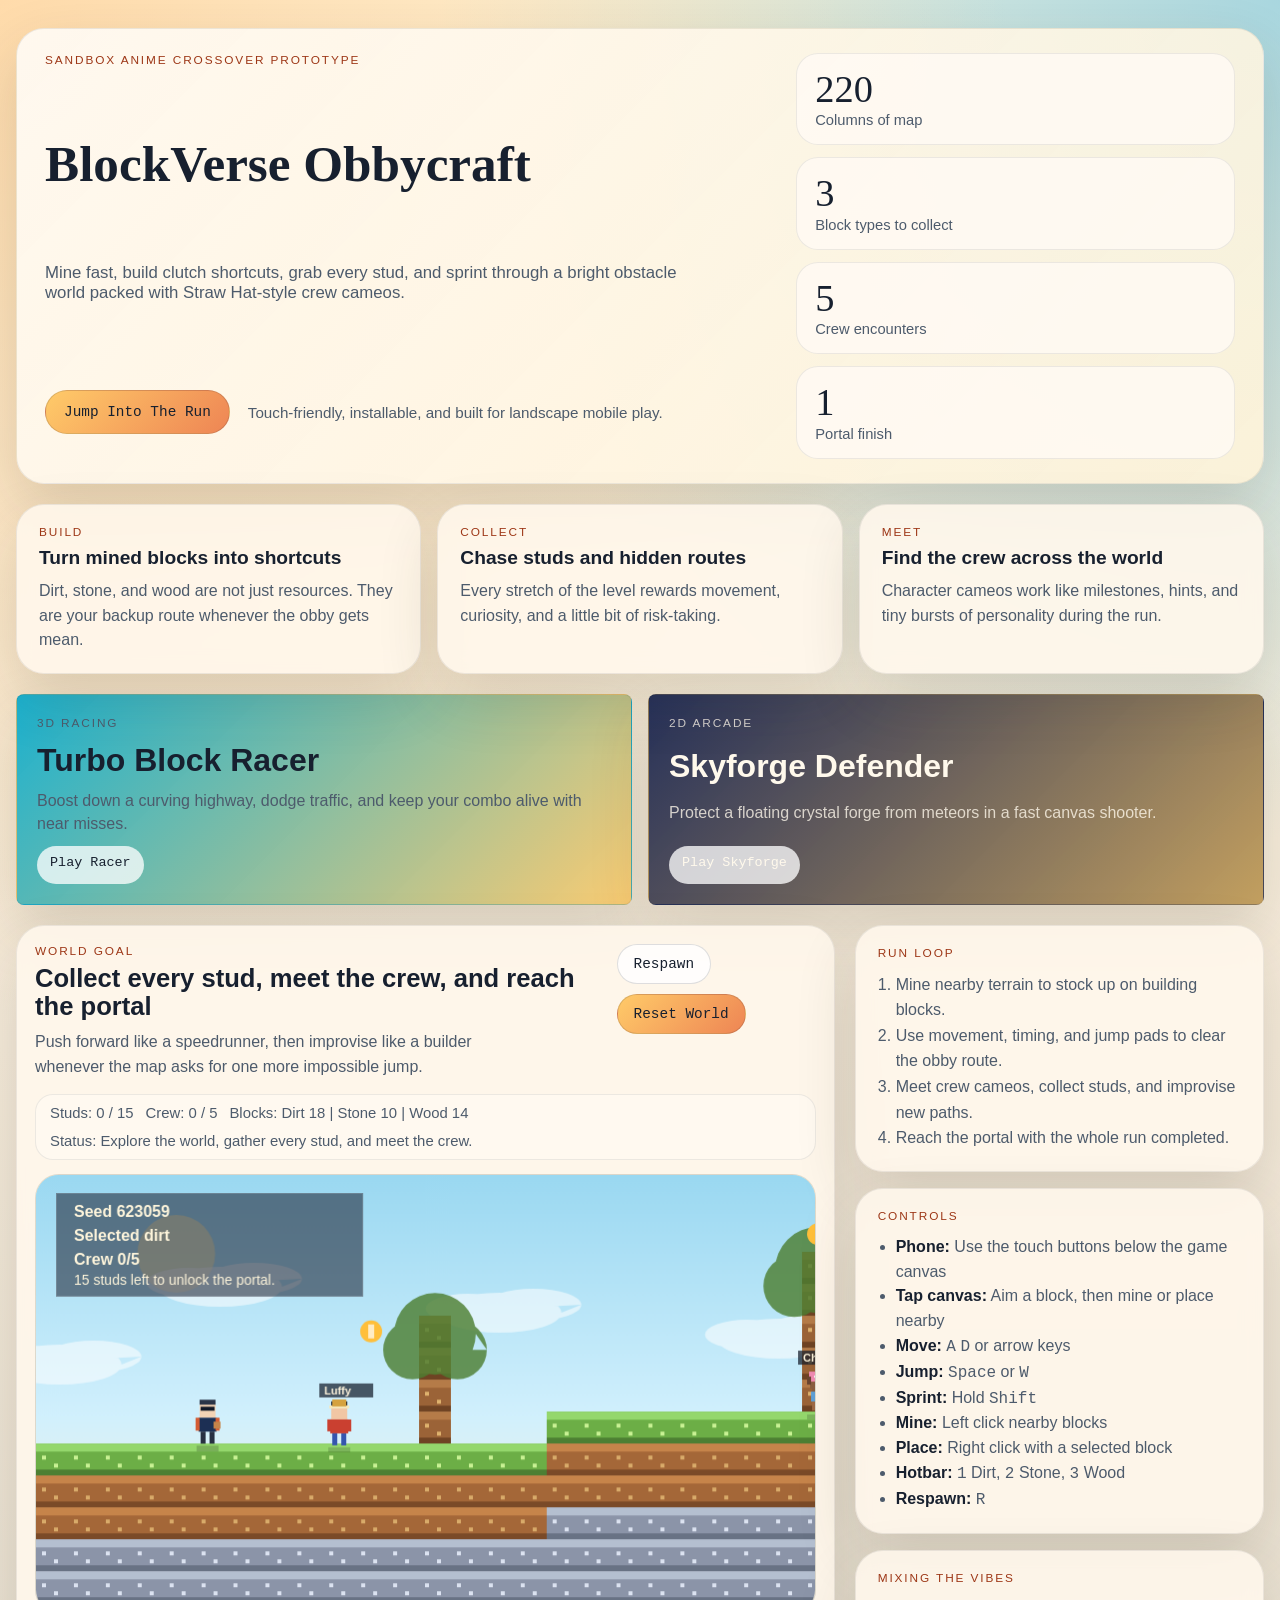
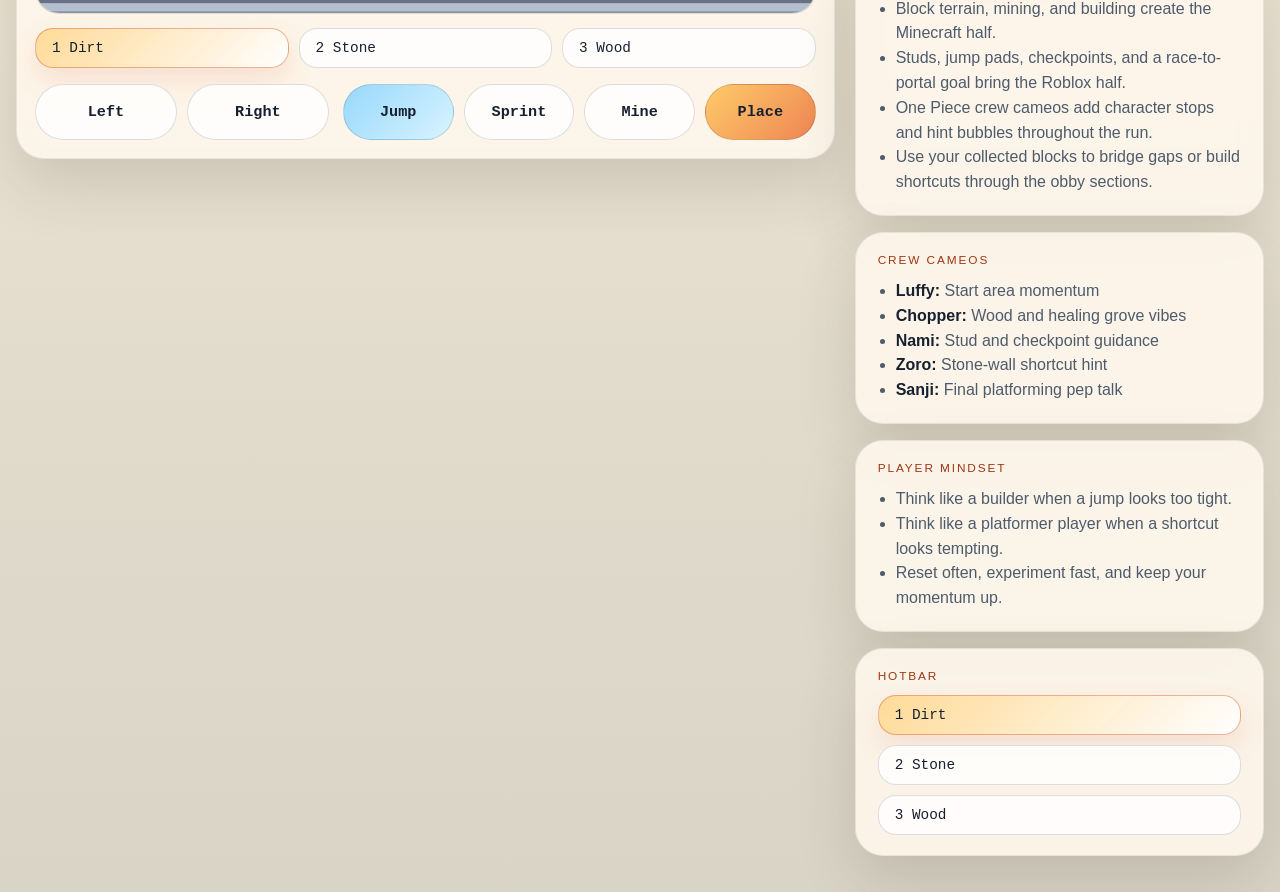
<file: index.html>
<!DOCTYPE html>
<html lang="en">
  <head>
    <meta charset="UTF-8" />
    <meta
      name="viewport"
      content="width=device-width, initial-scale=1.0, viewport-fit=cover, user-scalable=no"
    />
    <meta name="theme-color" content="#17202f" />
    <meta name="apple-mobile-web-app-capable" content="yes" />
    <meta name="apple-mobile-web-app-status-bar-style" content="black-translucent" />
    <meta name="apple-mobile-web-app-title" content="BlockVerse" />
    <title>BlockVerse Obbycraft</title>
    <link rel="stylesheet" href="./styles.css" />
    <link rel="stylesheet" href="./games.css" />
    <link rel="manifest" href="./manifest.webmanifest" />
    <link rel="icon" href="./assets/icon.svg" type="image/svg+xml" />
    <link rel="apple-touch-icon" href="./assets/generated/icon-192.png" />
  </head>
  <body>
    <div id="desktopBlocker" class="desktop-blocker" aria-hidden="true">
      <div class="desktop-card">
        <p class="label">Mobile Only</p>
        <h2>BlockVerse is unavailable on desktop</h2>
        <p>
          Open this game on a touch phone or tablet. Desktop and laptop play are disabled.
        </p>
        <div class="button-row desktop-blocker-actions">
          <button id="playAnywayButton" type="button" class="accent-button">Play Anyway</button>
        </div>
      </div>
    </div>

    <div id="rotatePrompt" class="rotate-prompt" aria-hidden="true">
      <div class="rotate-card">
        <p class="label">Best Played Wide</p>
        <h2>Rotate your phone</h2>
        <p>
          BlockVerse is tuned for landscape play so the world, HUD, and touch controls
          stay readable.
        </p>
      </div>
    </div>

    <main class="app-shell">
      <section class="hero-panel hero-panel--feature">
        <div class="hero-copy-stack">
          <p class="eyebrow">Sandbox Anime Crossover Prototype</p>
          <h1>BlockVerse Obbycraft</h1>
          <p class="hero-copy">
            Mine fast, build clutch shortcuts, grab every stud, and sprint
            through a bright obstacle world packed with Straw Hat-style crew
            cameos.
          </p>
          <div class="hero-actions">
            <a class="hero-link" href="#gameCanvas">Jump Into The Run</a>
            <p class="hero-note">Touch-friendly, installable, and built for landscape mobile play.</p>
          </div>
        </div>

        <div class="hero-stats" aria-label="Game highlights">
          <article class="stat-chip">
            <span class="stat-value">220</span>
            <span class="stat-label">Columns of map</span>
          </article>
          <article class="stat-chip">
            <span class="stat-value">3</span>
            <span class="stat-label">Block types to collect</span>
          </article>
          <article class="stat-chip">
            <span class="stat-value">5</span>
            <span class="stat-label">Crew encounters</span>
          </article>
          <article class="stat-chip">
            <span class="stat-value">1</span>
            <span class="stat-label">Portal finish</span>
          </article>
        </div>
      </section>

      <section class="feature-band" aria-label="Core features">
        <article class="info-card">
          <p class="label">Build</p>
          <h2>Turn mined blocks into shortcuts</h2>
          <p>
            Dirt, stone, and wood are not just resources. They are your backup
            route whenever the obby gets mean.
          </p>
        </article>
        <article class="info-card">
          <p class="label">Collect</p>
          <h2>Chase studs and hidden routes</h2>
          <p>
            Every stretch of the level rewards movement, curiosity, and a little
            bit of risk-taking.
          </p>
        </article>
        <article class="info-card">
          <p class="label">Meet</p>
          <h2>Find the crew across the world</h2>
          <p>
            Character cameos work like milestones, hints, and tiny bursts of
            personality during the run.
          </p>
        </article>
      </section>

      <section class="game-link-grid" aria-label="More playable games">
        <a class="game-link-card game-link-card--racer" href="./racer.html">
          <p class="label">3D Racing</p>
          <h2>Turbo Block Racer</h2>
          <p>Boost down a curving highway, dodge traffic, and keep your combo alive with near misses.</p>
          <span>Play Racer</span>
        </a>
        <a class="game-link-card game-link-card--skyforge" href="./skyforge.html">
          <p class="label">2D Arcade</p>
          <h2>Skyforge Defender</h2>
          <p>Protect a floating crystal forge from meteors in a fast canvas shooter.</p>
          <span>Play Skyforge</span>
        </a>
      </section>

      <section class="layout">
        <div class="stage-card">
          <div class="mobile-launch-bar">
            <div>
              <p class="label">Mobile Game Mode</p>
              <p class="launch-copy">Fullscreen, landscape, and install-ready.</p>
            </div>
            <div class="button-row">
              <button id="fullscreenButton" type="button">Fullscreen</button>
              <button id="installButton" type="button" class="accent-button" hidden>
                Install
              </button>
            </div>
          </div>

          <div class="stage-header">
            <div>
              <p class="label">World Goal</p>
              <h2>Collect every stud, meet the crew, and reach the portal</h2>
              <p class="stage-intro">
                Push forward like a speedrunner, then improvise like a builder
                whenever the map asks for one more impossible jump.
              </p>
            </div>
            <div class="button-row">
              <button id="respawnButton" type="button">Respawn</button>
              <button id="resetButton" type="button" class="accent-button">
                Reset World
              </button>
            </div>
          </div>

          <div class="hud-strip">
            <span id="coinLabel">Studs: 0 / 0</span>
            <span id="crewLabel">Crew: 0 / 0</span>
            <span id="blockLabel">Blocks: Dirt 0 | Stone 0 | Wood 0</span>
            <span id="statusLabel">Status: Explore the map</span>
          </div>

          <div class="canvas-shell">
            <canvas
              id="gameCanvas"
              width="1280"
              height="720"
              aria-label="Playable sandbox platformer canvas"
            ></canvas>
          </div>

          <div id="mobileHotbar" class="mobile-hotbar" aria-label="Mobile block hotbar">
            <button type="button" class="hotbar-slot is-selected" data-slot="dirt">
              1 Dirt
            </button>
            <button type="button" class="hotbar-slot" data-slot="stone">
              2 Stone
            </button>
            <button type="button" class="hotbar-slot" data-slot="wood">
              3 Wood
            </button>
          </div>

          <section class="mobile-controls" aria-label="Mobile touch controls">
            <div class="touch-cluster move-cluster">
              <button id="touchLeft" type="button" class="touch-button">Left</button>
              <button id="touchRight" type="button" class="touch-button">Right</button>
            </div>

            <div class="touch-cluster action-cluster">
              <button id="touchJump" type="button" class="touch-button touch-button-jump">
                Jump
              </button>
              <button id="touchSprint" type="button" class="touch-button">Sprint</button>
              <button id="touchMine" type="button" class="touch-button">Mine</button>
              <button id="touchPlace" type="button" class="touch-button accent-button">
                Place
              </button>
            </div>
          </section>
        </div>

        <aside class="side-panel">
          <section class="info-card">
            <p class="label">Run Loop</p>
            <ol class="story-list">
              <li>Mine nearby terrain to stock up on building blocks.</li>
              <li>Use movement, timing, and jump pads to clear the obby route.</li>
              <li>Meet crew cameos, collect studs, and improvise new paths.</li>
              <li>Reach the portal with the whole run completed.</li>
            </ol>
          </section>

          <section class="info-card">
            <p class="label">Controls</p>
            <ul>
              <li><strong>Phone:</strong> Use the touch buttons below the game canvas</li>
              <li><strong>Tap canvas:</strong> Aim a block, then mine or place nearby</li>
              <li><strong>Move:</strong> <code>A</code> <code>D</code> or arrow keys</li>
              <li><strong>Jump:</strong> <code>Space</code> or <code>W</code></li>
              <li><strong>Sprint:</strong> Hold <code>Shift</code></li>
              <li><strong>Mine:</strong> Left click nearby blocks</li>
              <li><strong>Place:</strong> Right click with a selected block</li>
              <li><strong>Hotbar:</strong> <code>1</code> Dirt, <code>2</code> Stone, <code>3</code> Wood</li>
              <li><strong>Respawn:</strong> <code>R</code></li>
            </ul>
          </section>

          <section class="info-card">
            <p class="label">Mixing the vibes</p>
            <ul>
              <li>Block terrain, mining, and building create the Minecraft half.</li>
              <li>Studs, jump pads, checkpoints, and a race-to-portal goal bring the Roblox half.</li>
              <li>One Piece crew cameos add character stops and hint bubbles throughout the run.</li>
              <li>Use your collected blocks to bridge gaps or build shortcuts through the obby sections.</li>
            </ul>
          </section>

          <section class="info-card">
            <p class="label">Crew Cameos</p>
            <ul>
              <li><strong>Luffy:</strong> Start area momentum</li>
              <li><strong>Chopper:</strong> Wood and healing grove vibes</li>
              <li><strong>Nami:</strong> Stud and checkpoint guidance</li>
              <li><strong>Zoro:</strong> Stone-wall shortcut hint</li>
              <li><strong>Sanji:</strong> Final platforming pep talk</li>
            </ul>
          </section>

          <section class="info-card">
            <p class="label">Player Mindset</p>
            <ul>
              <li>Think like a builder when a jump looks too tight.</li>
              <li>Think like a platformer player when a shortcut looks tempting.</li>
              <li>Reset often, experiment fast, and keep your momentum up.</li>
            </ul>
          </section>

          <section class="info-card">
            <p class="label">Hotbar</p>
            <div id="hotbar" class="hotbar">
              <button type="button" class="hotbar-slot is-selected" data-slot="dirt">
                1 Dirt
              </button>
              <button type="button" class="hotbar-slot" data-slot="stone">
                2 Stone
              </button>
              <button type="button" class="hotbar-slot" data-slot="wood">
                3 Wood
              </button>
            </div>
          </section>
        </aside>
      </section>
    </main>

    <script src="./game.js"></script>
  </body>
</html>
</file>
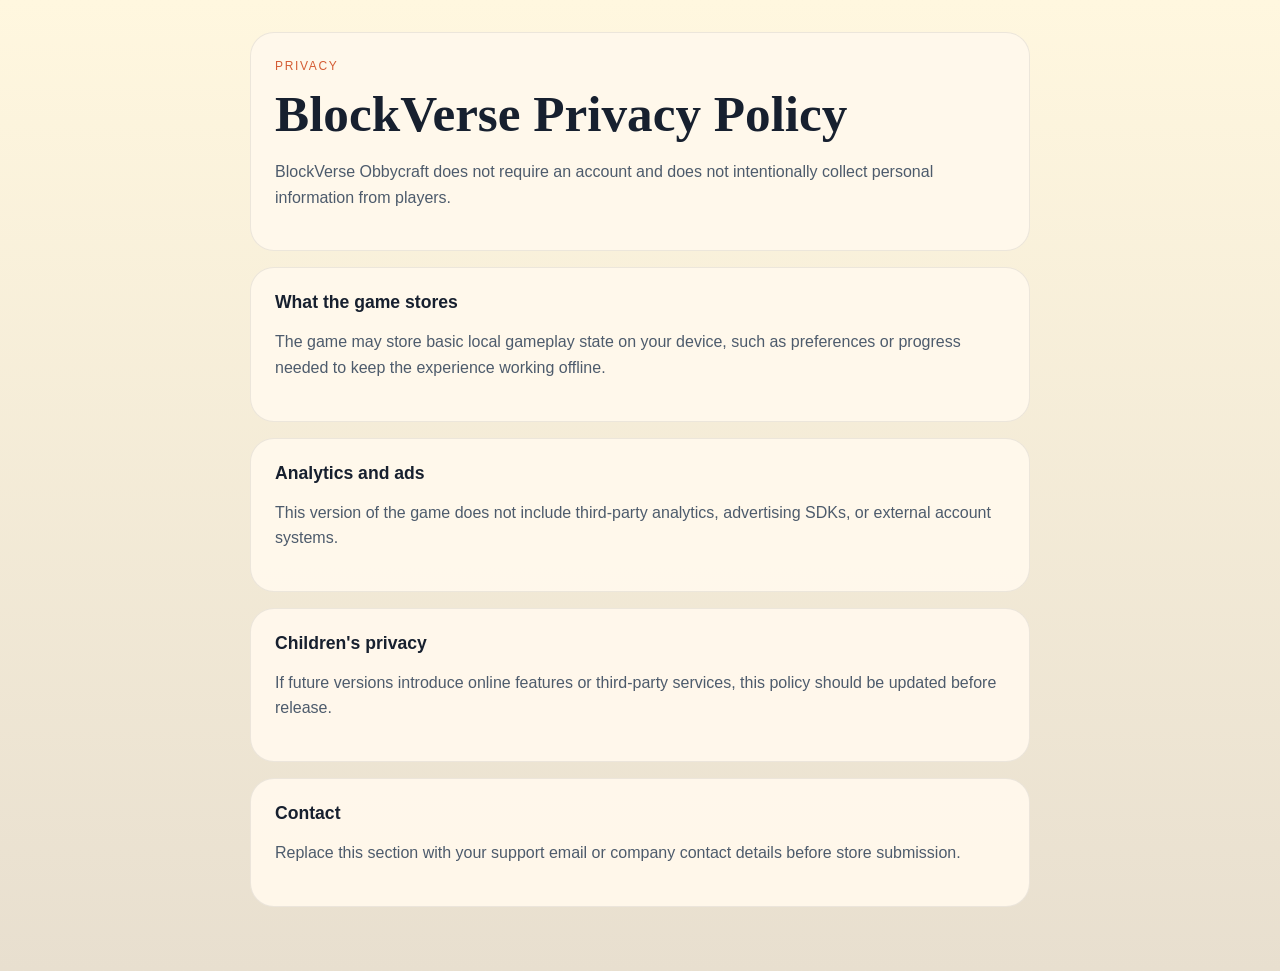
<file: privacy.html>
<!DOCTYPE html>
<html lang="en">
  <head>
    <meta charset="UTF-8" />
    <meta name="viewport" content="width=device-width, initial-scale=1.0" />
    <title>BlockVerse Privacy Policy</title>
    <style>
      :root {
        color-scheme: light;
        --bg: #f4efe4;
        --ink: #17202f;
        --muted: #4d5b6c;
        --panel: rgba(255, 248, 236, 0.96);
        --accent: #d45c34;
      }

      * {
        box-sizing: border-box;
      }

      body {
        margin: 0;
        font-family: "Trebuchet MS", sans-serif;
        color: var(--ink);
        background: linear-gradient(180deg, #fff7df 0%, #e8dfcf 100%);
      }

      main {
        width: min(780px, calc(100vw - 32px));
        margin: 0 auto;
        padding: 32px 0 48px;
      }

      section {
        padding: 24px;
        margin-bottom: 16px;
        border-radius: 24px;
        background: var(--panel);
        border: 1px solid rgba(23, 32, 47, 0.08);
      }

      h1 {
        margin: 0 0 12px;
        font-family: Georgia, serif;
        font-size: clamp(2.2rem, 5vw, 3.2rem);
      }

      h2 {
        margin: 0 0 10px;
        font-size: 1.1rem;
      }

      p,
      li {
        line-height: 1.6;
        color: var(--muted);
      }

      strong {
        color: var(--ink);
      }

      .eyebrow {
        margin: 0 0 8px;
        text-transform: uppercase;
        letter-spacing: 0.14em;
        color: var(--accent);
        font-size: 0.75rem;
      }
    </style>
  </head>
  <body>
    <main>
      <section>
        <p class="eyebrow">Privacy</p>
        <h1>BlockVerse Privacy Policy</h1>
        <p>
          BlockVerse Obbycraft does not require an account and does not intentionally collect
          personal information from players.
        </p>
      </section>

      <section>
        <h2>What the game stores</h2>
        <p>
          The game may store basic local gameplay state on your device, such as preferences or
          progress needed to keep the experience working offline.
        </p>
      </section>

      <section>
        <h2>Analytics and ads</h2>
        <p>
          This version of the game does not include third-party analytics, advertising SDKs, or
          external account systems.
        </p>
      </section>

      <section>
        <h2>Children's privacy</h2>
        <p>
          If future versions introduce online features or third-party services, this policy should
          be updated before release.
        </p>
      </section>

      <section>
        <h2>Contact</h2>
        <p>
          Replace this section with your support email or company contact details before store
          submission.
        </p>
      </section>
    </main>
  </body>
</html>
</file>
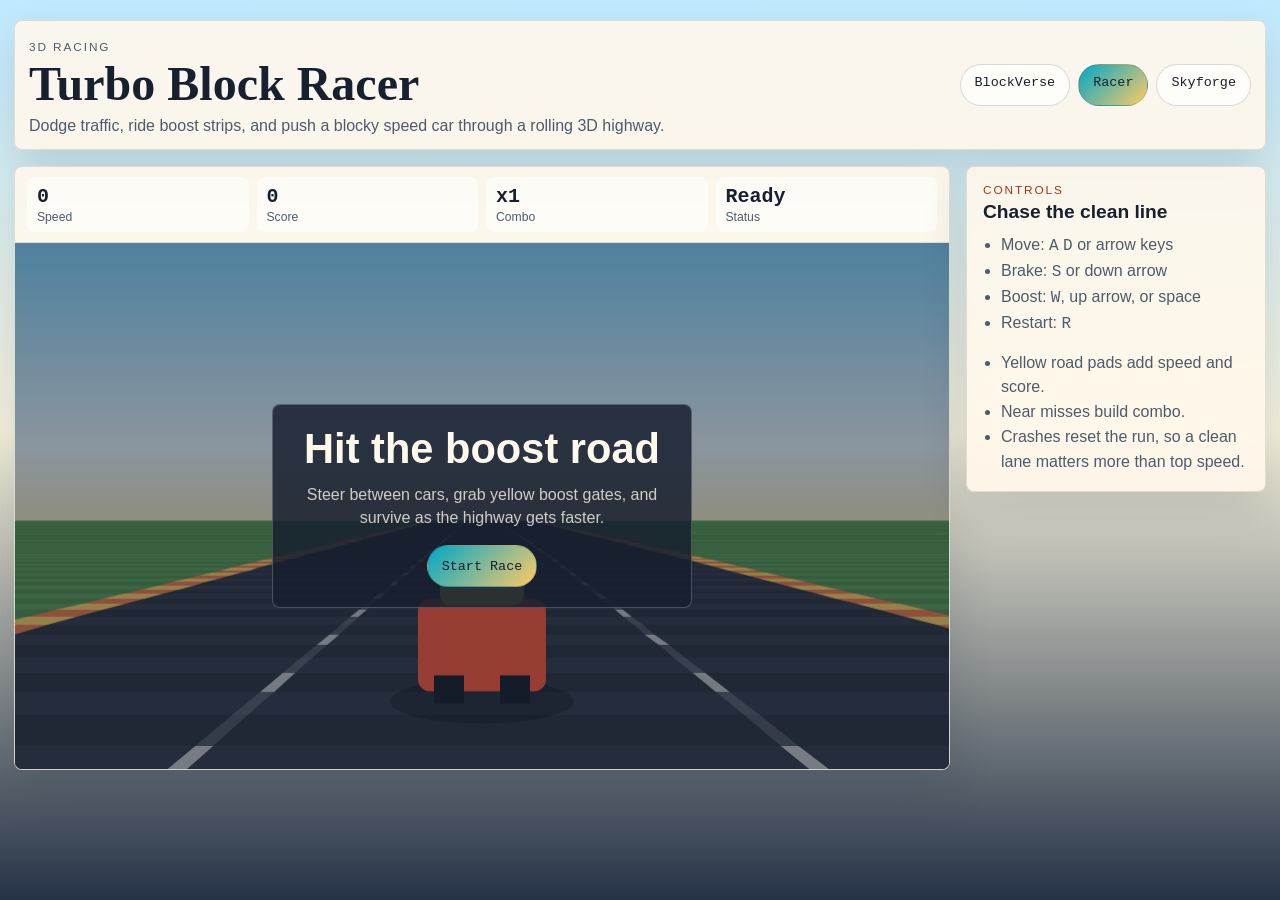
<file: racer.html>
<!DOCTYPE html>
<html lang="en">
  <head>
    <meta charset="UTF-8" />
    <meta
      name="viewport"
      content="width=device-width, initial-scale=1.0, viewport-fit=cover, user-scalable=no"
    />
    <meta name="theme-color" content="#00a7c8" />
    <title>Turbo Block Racer</title>
    <link rel="stylesheet" href="./styles.css" />
    <link rel="stylesheet" href="./games.css" />
    <link rel="icon" href="./assets/icon.svg" type="image/svg+xml" />
  </head>
  <body class="game-page game-page--racer">
    <main class="game-shell">
      <header class="game-topbar">
        <div class="game-title-block">
          <p class="label">3D Racing</p>
          <h1>Turbo Block Racer</h1>
          <p>Dodge traffic, ride boost strips, and push a blocky speed car through a rolling 3D highway.</p>
        </div>
        <nav class="game-nav" aria-label="Game navigation">
          <a href="./index.html">BlockVerse</a>
          <a href="./racer.html" aria-current="page">Racer</a>
          <a href="./skyforge.html">Skyforge</a>
        </nav>
      </header>

      <section class="game-layout">
        <div class="game-panel">
          <div class="game-hud" aria-label="Race status">
            <div class="metric">
              <span id="speedLabel" class="metric-value">0</span>
              <span class="metric-label">Speed</span>
            </div>
            <div class="metric">
              <span id="scoreLabel" class="metric-value">0</span>
              <span class="metric-label">Score</span>
            </div>
            <div class="metric">
              <span id="comboLabel" class="metric-value">x1</span>
              <span class="metric-label">Combo</span>
            </div>
            <div class="metric">
              <span id="raceStatusLabel" class="metric-value">Ready</span>
              <span class="metric-label">Status</span>
            </div>
          </div>

          <div class="playfield-wrap">
            <canvas id="racerCanvas" width="1280" height="720" aria-label="Turbo Block Racer playfield"></canvas>
            <div id="racerStart" class="game-start-card">
              <div class="start-card-inner">
                <h2>Hit the boost road</h2>
                <p>Steer between cars, grab yellow boost gates, and survive as the highway gets faster.</p>
                <button id="startRaceButton" class="game-control-button is-primary" type="button">Start Race</button>
              </div>
            </div>
          </div>

          <div class="touch-controls" aria-label="Racing touch controls">
            <button id="touchSteerLeft" type="button" class="game-control-button">Left</button>
            <button id="touchSteerRight" type="button" class="game-control-button">Right</button>
            <button id="touchBrake" type="button" class="game-control-button">Brake</button>
            <button id="touchBoost" type="button" class="game-control-button is-primary">Boost</button>
          </div>
        </div>

        <aside class="game-side-panel">
          <p class="label">Controls</p>
          <h2>Chase the clean line</h2>
          <ul class="game-help-list">
            <li>Move: <code>A</code> <code>D</code> or arrow keys</li>
            <li>Brake: <code>S</code> or down arrow</li>
            <li>Boost: <code>W</code>, up arrow, or space</li>
            <li>Restart: <code>R</code></li>
          </ul>
          <ul class="game-help-list">
            <li>Yellow road pads add speed and score.</li>
            <li>Near misses build combo.</li>
            <li>Crashes reset the run, so a clean lane matters more than top speed.</li>
          </ul>
        </aside>
      </section>
    </main>

    <script src="./racer.js"></script>
  </body>
</html>
</file>
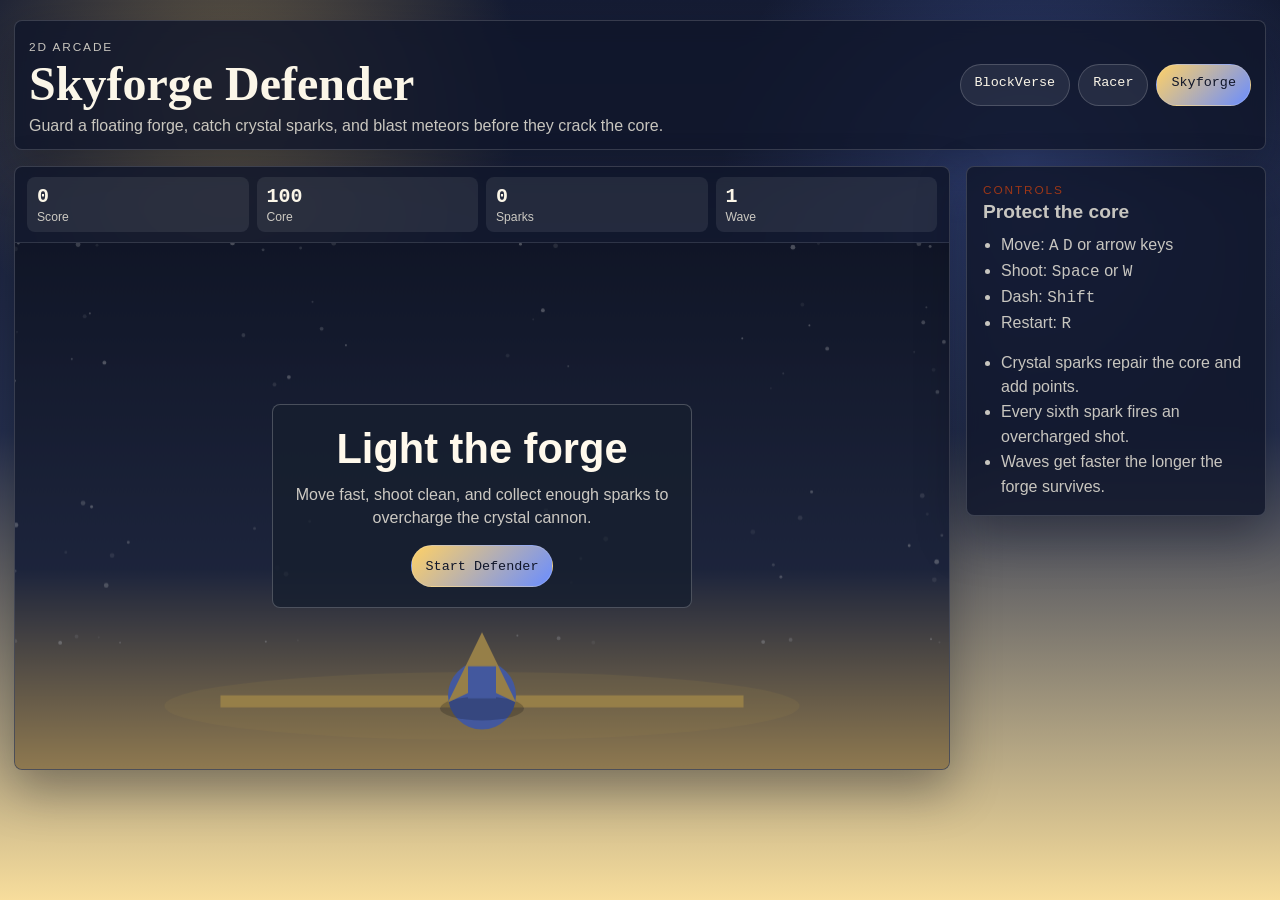
<file: skyforge.html>
<!DOCTYPE html>
<html lang="en">
  <head>
    <meta charset="UTF-8" />
    <meta
      name="viewport"
      content="width=device-width, initial-scale=1.0, viewport-fit=cover, user-scalable=no"
    />
    <meta name="theme-color" content="#151c34" />
    <title>Skyforge Defender</title>
    <link rel="stylesheet" href="./styles.css" />
    <link rel="stylesheet" href="./games.css" />
    <link rel="icon" href="./assets/icon.svg" type="image/svg+xml" />
  </head>
  <body class="game-page game-page--skyforge">
    <main class="game-shell">
      <header class="game-topbar">
        <div class="game-title-block">
          <p class="label">2D Arcade</p>
          <h1>Skyforge Defender</h1>
          <p>Guard a floating forge, catch crystal sparks, and blast meteors before they crack the core.</p>
        </div>
        <nav class="game-nav" aria-label="Game navigation">
          <a href="./index.html">BlockVerse</a>
          <a href="./racer.html">Racer</a>
          <a href="./skyforge.html" aria-current="page">Skyforge</a>
        </nav>
      </header>

      <section class="game-layout">
        <div class="game-panel">
          <div class="game-hud" aria-label="Skyforge status">
            <div class="metric">
              <span id="forgeScoreLabel" class="metric-value">0</span>
              <span class="metric-label">Score</span>
            </div>
            <div class="metric">
              <span id="forgeHealthLabel" class="metric-value">100</span>
              <span class="metric-label">Core</span>
            </div>
            <div class="metric">
              <span id="sparkLabel" class="metric-value">0</span>
              <span class="metric-label">Sparks</span>
            </div>
            <div class="metric">
              <span id="waveLabel" class="metric-value">1</span>
              <span class="metric-label">Wave</span>
            </div>
          </div>

          <div class="playfield-wrap">
            <canvas id="forgeCanvas" width="1280" height="720" aria-label="Skyforge Defender playfield"></canvas>
            <div id="forgeStart" class="game-start-card">
              <div class="start-card-inner">
                <h2>Light the forge</h2>
                <p>Move fast, shoot clean, and collect enough sparks to overcharge the crystal cannon.</p>
                <button id="startForgeButton" class="game-control-button is-primary" type="button">Start Defender</button>
              </div>
            </div>
          </div>

          <div class="touch-controls" aria-label="Skyforge touch controls">
            <button id="forgeTouchLeft" type="button" class="game-control-button">Left</button>
            <button id="forgeTouchRight" type="button" class="game-control-button">Right</button>
            <button id="forgeTouchShoot" type="button" class="game-control-button is-primary">Shoot</button>
            <button id="forgeTouchDash" type="button" class="game-control-button">Dash</button>
          </div>
        </div>

        <aside class="game-side-panel">
          <p class="label">Controls</p>
          <h2>Protect the core</h2>
          <ul class="game-help-list">
            <li>Move: <code>A</code> <code>D</code> or arrow keys</li>
            <li>Shoot: <code>Space</code> or <code>W</code></li>
            <li>Dash: <code>Shift</code></li>
            <li>Restart: <code>R</code></li>
          </ul>
          <ul class="game-help-list">
            <li>Crystal sparks repair the core and add points.</li>
            <li>Every sixth spark fires an overcharged shot.</li>
            <li>Waves get faster the longer the forge survives.</li>
          </ul>
        </aside>
      </section>
    </main>

    <script src="./skyforge.js"></script>
  </body>
</html>
</file>
<file: styles.css>
:root {
  color-scheme: light;
  --bg: #f3efe3;
  --bg-deep: #d4cfbf;
  --ink: #17202f;
  --muted: #4d5b6c;
  --panel: rgba(255, 248, 236, 0.88);
  --panel-strong: rgba(255, 248, 236, 0.96);
  --line: rgba(23, 32, 47, 0.12);
  --accent: #d45c34;
  --accent-strong: #9d3717;
  --gold: #ffbf3a;
  --shadow: 0 24px 60px rgba(53, 47, 33, 0.16);
}

* {
  box-sizing: border-box;
}

body {
  margin: 0;
  min-height: 100vh;
  min-height: 100svh;
  font-family: "Trebuchet MS", "Gill Sans", sans-serif;
  color: var(--ink);
  touch-action: manipulation;
  overscroll-behavior: none;
  background:
    radial-gradient(circle at top left, rgba(255, 204, 143, 0.65), transparent 36%),
    radial-gradient(circle at top right, rgba(98, 188, 223, 0.55), transparent 30%),
    linear-gradient(180deg, #fff7df 0%, #f5eada 42%, #d8d4c6 100%);
}

code,
button {
  font-family: "Courier New", Courier, monospace;
}

.app-shell {
  width: min(1440px, calc(100vw - 32px));
  margin: 0 auto;
  padding: 28px 0 36px;
}

.rotate-prompt {
  position: fixed;
  inset: 0;
  display: none;
  align-items: center;
  justify-content: center;
  padding: 24px;
  background: rgba(23, 32, 47, 0.84);
  backdrop-filter: blur(16px);
  z-index: 30;
}

.desktop-blocker {
  position: fixed;
  inset: 0;
  display: none;
  align-items: center;
  justify-content: center;
  padding: 24px;
  background:
    radial-gradient(circle at top left, rgba(255, 204, 143, 0.18), transparent 30%),
    radial-gradient(circle at top right, rgba(98, 188, 223, 0.14), transparent 28%),
    rgba(23, 32, 47, 0.96);
  backdrop-filter: blur(16px);
  z-index: 40;
}

.desktop-blocker.is-visible {
  display: flex;
}

.desktop-card {
  width: min(560px, 100%);
  padding: 28px;
  border-radius: 28px;
  border: 1px solid rgba(255, 255, 255, 0.12);
  background: rgba(255, 248, 236, 0.96);
  box-shadow: var(--shadow);
}

.desktop-card h2 {
  margin: 10px 0 12px;
  font-family: Georgia, "Times New Roman", serif;
  font-size: clamp(2.1rem, 5vw, 3.4rem);
  line-height: 0.95;
}

.desktop-card p:last-child {
  margin: 0;
  color: var(--muted);
  line-height: 1.55;
}

.desktop-blocker-actions {
  margin-top: 18px;
}

.rotate-prompt.is-visible {
  display: flex;
}

.rotate-card {
  width: min(420px, 100%);
  padding: 24px;
  border-radius: 28px;
  border: 1px solid rgba(255, 255, 255, 0.12);
  background: rgba(255, 248, 236, 0.96);
  box-shadow: var(--shadow);
}

.rotate-card h2 {
  margin: 10px 0 12px;
  font-family: Georgia, "Times New Roman", serif;
  font-size: clamp(2rem, 8vw, 2.8rem);
  line-height: 1;
}

.rotate-card p:last-child {
  margin: 0;
  color: var(--muted);
  line-height: 1.5;
}

.hero-panel {
  margin-bottom: 20px;
  padding: 24px 28px;
  border: 1px solid rgba(23, 32, 47, 0.08);
  border-radius: 28px;
  background: linear-gradient(135deg, rgba(255, 250, 244, 0.92), rgba(255, 243, 216, 0.88));
  box-shadow: var(--shadow);
}

.hero-panel--feature {
  display: grid;
  grid-template-columns: minmax(0, 1.5fr) minmax(280px, 0.9fr);
  gap: 20px;
  align-items: stretch;
}

.eyebrow,
.label {
  margin: 0;
  text-transform: uppercase;
  letter-spacing: 0.16em;
  font-size: 0.74rem;
  color: var(--accent-strong);
}

.hero-panel h1 {
  margin: 10px 0 12px;
  font-family: Georgia, "Times New Roman", serif;
  font-size: clamp(2.4rem, 4vw, 4.4rem);
  line-height: 0.95;
}

.hero-copy {
  max-width: 70ch;
  margin: 0;
  color: var(--muted);
  font-size: 1.05rem;
}

.hero-copy-stack {
  display: grid;
  gap: 14px;
}

.hero-actions {
  display: flex;
  flex-wrap: wrap;
  gap: 12px 18px;
  align-items: center;
}

.hero-link {
  display: inline-flex;
  align-items: center;
  justify-content: center;
  min-height: 44px;
  padding: 11px 18px;
  border: 1px solid rgba(23, 32, 47, 0.14);
  border-radius: 999px;
  background: linear-gradient(135deg, #ffcb69, #ee8554);
  color: var(--ink);
  font-family: "Courier New", Courier, monospace;
  font-size: 0.9rem;
  text-decoration: none;
  transition:
    transform 160ms ease,
    box-shadow 160ms ease,
    border-color 160ms ease;
}

.hero-link:hover {
  transform: translateY(-1px);
  border-color: rgba(23, 32, 47, 0.22);
  box-shadow: 0 16px 30px rgba(212, 92, 52, 0.16);
}

.hero-note {
  margin: 0;
  color: var(--muted);
  font-size: 0.95rem;
}

.hero-stats {
  display: grid;
  gap: 12px;
}

.stat-chip {
  display: grid;
  gap: 4px;
  padding: 16px 18px;
  border: 1px solid rgba(23, 32, 47, 0.08);
  border-radius: 22px;
  background: rgba(255, 251, 245, 0.82);
}

.stat-value {
  font-family: Georgia, "Times New Roman", serif;
  font-size: clamp(1.7rem, 3vw, 2.5rem);
  line-height: 1;
}

.stat-label {
  color: var(--muted);
  font-size: 0.92rem;
}

.feature-band {
  display: grid;
  grid-template-columns: repeat(3, minmax(0, 1fr));
  gap: 16px;
  margin-bottom: 20px;
}

.feature-band .info-card h2 {
  margin: 8px 0 10px;
  font-size: 1.2rem;
  line-height: 1.15;
}

.feature-band .info-card p:last-child {
  margin: 0;
  color: var(--muted);
  line-height: 1.55;
}

.layout {
  display: grid;
  grid-template-columns: minmax(0, 1.8fr) minmax(320px, 0.9fr);
  gap: 20px;
  align-items: start;
}

.stage-card,
.info-card {
  border: 1px solid rgba(23, 32, 47, 0.08);
  border-radius: 28px;
  background: var(--panel);
  box-shadow: var(--shadow);
  backdrop-filter: blur(10px);
}

.stage-card {
  padding: 18px;
}

.mobile-launch-bar {
  display: none;
  justify-content: space-between;
  align-items: center;
  gap: 14px;
  padding: 14px 16px;
  margin-bottom: 14px;
  border-radius: 20px;
  border: 1px solid rgba(23, 32, 47, 0.08);
  background: rgba(255, 250, 241, 0.96);
}

.launch-copy {
  margin: 6px 0 0;
  color: var(--muted);
  font-size: 0.93rem;
}

.stage-header {
  display: flex;
  justify-content: space-between;
  gap: 16px;
  align-items: flex-start;
  margin-bottom: 14px;
}

.stage-header h2 {
  margin: 6px 0 0;
  font-size: clamp(1.2rem, 2vw, 1.8rem);
  line-height: 1.1;
}

.stage-intro {
  margin: 10px 0 0;
  max-width: 56ch;
  color: var(--muted);
  line-height: 1.55;
}

.button-row {
  display: flex;
  gap: 10px;
  flex-wrap: wrap;
}

button {
  border: 1px solid rgba(23, 32, 47, 0.14);
  border-radius: 999px;
  background: rgba(255, 255, 255, 0.82);
  color: var(--ink);
  padding: 11px 16px;
  cursor: pointer;
  font-size: 0.9rem;
  transition:
    transform 160ms ease,
    background 160ms ease,
    border-color 160ms ease,
    box-shadow 160ms ease;
}

button:hover {
  transform: translateY(-1px);
  border-color: rgba(23, 32, 47, 0.22);
  background: rgba(255, 255, 255, 0.96);
}

button:active {
  transform: translateY(0);
}

.accent-button {
  background: linear-gradient(135deg, #ffcb69, #ee8554);
}

.hud-strip {
  display: flex;
  gap: 12px;
  flex-wrap: wrap;
  padding: 10px 14px;
  margin-bottom: 14px;
  border-radius: 18px;
  background: rgba(255, 250, 241, 0.92);
  border: 1px solid rgba(23, 32, 47, 0.08);
  color: var(--muted);
  font-size: 0.93rem;
}

.canvas-shell {
  overflow: hidden;
  border-radius: 24px;
  border: 1px solid rgba(23, 32, 47, 0.12);
  background:
    linear-gradient(180deg, rgba(255, 247, 228, 0.8), rgba(255, 247, 228, 0.42)),
    rgba(23, 32, 47, 0.06);
}

#gameCanvas {
  display: block;
  width: 100%;
  height: auto;
  aspect-ratio: 16 / 9;
  background: linear-gradient(180deg, #9ad8f1 0%, #d1f0fd 54%, #fff2d8 100%);
  touch-action: none;
}

.side-panel {
  display: grid;
  gap: 16px;
}

.info-card {
  padding: 20px 22px;
}

.info-card ul {
  padding-left: 18px;
  margin: 12px 0 0;
  color: var(--muted);
  line-height: 1.55;
}

.story-list {
  padding-left: 18px;
  margin: 12px 0 0;
  color: var(--muted);
  line-height: 1.6;
}

.hotbar {
  display: grid;
  gap: 10px;
  margin-top: 12px;
}

.mobile-hotbar {
  display: grid;
  grid-template-columns: repeat(3, minmax(0, 1fr));
  gap: 10px;
  margin-top: 14px;
}

.hotbar-slot {
  justify-content: flex-start;
  border-radius: 18px;
  text-align: left;
}

.hotbar-slot.is-selected {
  border-color: rgba(212, 92, 52, 0.45);
  background: linear-gradient(135deg, rgba(255, 215, 142, 0.9), rgba(255, 255, 255, 0.96));
  box-shadow: 0 12px 28px rgba(212, 92, 52, 0.14);
}

.mobile-controls {
  display: grid;
  grid-template-columns: 1.15fr 1.85fr;
  gap: 14px;
  margin-top: 16px;
}

.touch-cluster {
  display: grid;
  gap: 10px;
}

.move-cluster {
  grid-template-columns: repeat(2, minmax(0, 1fr));
}

.action-cluster {
  grid-template-columns: repeat(4, minmax(0, 1fr));
}

.touch-button {
  min-height: 56px;
  font-size: 0.95rem;
  font-weight: 700;
  user-select: none;
  -webkit-user-select: none;
  -webkit-tap-highlight-color: transparent;
}

.touch-button-jump {
  background: linear-gradient(135deg, #96d8fb, #d9f4ff);
}

.touch-button.is-pressed,
.hotbar-slot:active,
button:active {
  transform: scale(0.98);
}

strong {
  color: var(--ink);
}

@media (max-width: 1100px) {
  .hero-panel--feature,
  .feature-band {
    grid-template-columns: 1fr;
  }

  .layout {
    grid-template-columns: 1fr;
  }
}

@media (max-width: 720px) {
  body {
    overflow-x: hidden;
  }

  .app-shell {
    width: 100vw;
    padding-top: max(8px, env(safe-area-inset-top));
    padding-bottom: calc(10px + env(safe-area-inset-bottom));
  }

  .hero-panel,
  .stage-card,
  .info-card {
    border-radius: 22px;
  }

  .hero-actions {
    align-items: flex-start;
  }

  .stage-header {
    flex-direction: column;
  }

  .mobile-launch-bar {
    display: flex;
    flex-direction: column;
    align-items: stretch;
  }

  .button-row {
    width: 100%;
  }

  .button-row button {
    flex: 1;
  }

  .hud-strip {
    display: grid;
    grid-template-columns: repeat(2, minmax(0, 1fr));
  }

  .mobile-controls {
    display: grid;
  }

  .mobile-hotbar {
    display: grid;
  }

  .side-panel {
    gap: 12px;
  }

  .info-card {
    padding: 18px;
  }
}

@media (max-width: 720px) and (orientation: landscape) {
  body {
    overflow: hidden;
  }

  .hero-panel,
  .side-panel {
    display: none;
  }

  .app-shell {
    padding: max(4px, env(safe-area-inset-top)) 0 calc(8px + env(safe-area-inset-bottom));
  }

  .layout {
    display: block;
    gap: 0;
  }

  .stage-card {
    min-height: calc(100svh - env(safe-area-inset-top) - env(safe-area-inset-bottom));
    border-radius: 0;
    border-left: 0;
    border-right: 0;
    padding: 8px;
  }

  .hud-strip {
    display: none;
  }

  .mobile-controls {
    grid-template-columns: 1.15fr 1.85fr;
    align-items: stretch;
    position: sticky;
    bottom: max(8px, env(safe-area-inset-bottom));
    z-index: 5;
    padding: 10px;
    border-radius: 20px;
    background: rgba(255, 248, 236, 0.92);
    backdrop-filter: blur(10px);
  }

  .mobile-hotbar {
    position: sticky;
    bottom: calc(86px + env(safe-area-inset-bottom));
    z-index: 4;
    padding: 8px;
    border-radius: 18px;
    background: rgba(255, 248, 236, 0.88);
    backdrop-filter: blur(10px);
  }

  .mobile-launch-bar,
  .stage-header {
    margin-bottom: 8px;
  }

  .mobile-launch-bar {
    padding: 12px;
  }

  .touch-button {
    min-height: 58px;
    font-size: 1rem;
  }
}

@media (max-width: 520px) {
  .hero-panel {
    padding: 18px;
  }

  .hero-panel h1 {
    font-size: clamp(2rem, 9vw, 2.8rem);
  }

  .action-cluster {
    grid-template-columns: repeat(2, minmax(0, 1fr));
  }

  .touch-button {
    min-height: 52px;
  }
}

@media (max-width: 720px) and (orientation: portrait) {
  .rotate-prompt {
    inset: auto 12px 12px;
    padding: 0;
    background: none;
    backdrop-filter: none;
    align-items: stretch;
    justify-content: flex-end;
    pointer-events: none;
  }

  .rotate-prompt.is-visible {
    display: flex;
  }

  .rotate-card {
    width: 100%;
    max-width: 420px;
    padding: 16px 18px;
    border-radius: 20px;
    box-shadow: 0 18px 44px rgba(23, 32, 47, 0.2);
    pointer-events: auto;
  }

  .hero-panel,
  .side-panel {
    display: none;
  }

  .app-shell {
    width: 100vw;
    padding: 0;
  }

  .layout {
    display: block;
  }

  .stage-card {
    display: flex;
    flex-direction: column;
    gap: 10px;
    min-height: 100svh;
    border-radius: 0;
    border: 0;
    background: transparent;
    box-shadow: none;
    padding: 0 0 12px;
  }

  .canvas-shell {
    order: 1;
    border-radius: 0;
    border-left: 0;
    border-right: 0;
  }

  .hud-strip {
    order: 2;
    margin: 0 8px;
  }

  .mobile-hotbar {
    order: 3;
    margin: 0 8px;
  }

  .mobile-controls {
    order: 4;
    margin: 0 8px;
  }

  .mobile-launch-bar {
    order: 5;
    margin: 0 8px;
  }

  .stage-header {
    order: 6;
    margin: 0 8px;
  }
}
</file>
<file: games.css>
.game-page {
  min-height: 100vh;
  min-height: 100svh;
  overflow-x: hidden;
}

.game-page--racer {
  --game-accent: #00a7c8;
  --game-accent-strong: #006c83;
  background:
    linear-gradient(180deg, #bfe9ff 0%, #f5f1dc 48%, #253247 100%);
}

.game-page--skyforge {
  --game-accent: #6a8dff;
  --game-accent-strong: #314fc2;
  background:
    radial-gradient(circle at 18% 10%, rgba(255, 209, 102, 0.35), transparent 22%),
    radial-gradient(circle at 80% 18%, rgba(106, 141, 255, 0.32), transparent 24%),
    linear-gradient(180deg, #151c34 0%, #26304f 48%, #f7dd9c 100%);
  color: #fbf6e8;
}

.game-shell {
  width: min(1320px, calc(100vw - 28px));
  min-height: 100vh;
  min-height: 100svh;
  margin: 0 auto;
  padding: 20px 0 28px;
  display: grid;
  grid-template-rows: auto 1fr;
  gap: 16px;
}

.game-topbar,
.game-panel,
.game-side-panel {
  border: 1px solid rgba(23, 32, 47, 0.12);
  border-radius: 8px;
  background: rgba(255, 248, 236, 0.9);
  box-shadow: 0 20px 46px rgba(23, 32, 47, 0.14);
  backdrop-filter: blur(10px);
}

.game-page--skyforge .game-topbar,
.game-page--skyforge .game-panel,
.game-page--skyforge .game-side-panel {
  border-color: rgba(255, 255, 255, 0.16);
  background: rgba(16, 22, 42, 0.84);
  box-shadow: 0 20px 48px rgba(5, 8, 20, 0.36);
}

.game-topbar {
  min-height: 72px;
  padding: 12px 14px;
  display: flex;
  align-items: center;
  justify-content: space-between;
  gap: 14px;
}

.game-title-block {
  min-width: 0;
}

.game-title-block h1 {
  margin: 4px 0 0;
  font-family: Georgia, "Times New Roman", serif;
  font-size: clamp(1.8rem, 4vw, 3rem);
  line-height: 1;
}

.game-title-block p {
  max-width: 72ch;
  margin: 6px 0 0;
  color: var(--muted);
  line-height: 1.45;
}

.game-page--skyforge .game-title-block p,
.game-page--skyforge .metric-label,
.game-page--skyforge .game-side-panel,
.game-page--skyforge .game-help-list {
  color: rgba(251, 246, 232, 0.78);
}

.game-nav {
  display: flex;
  flex-wrap: wrap;
  justify-content: flex-end;
  gap: 8px;
}

.game-nav a,
.game-control-button {
  min-height: 42px;
  padding: 10px 14px;
  border: 1px solid rgba(23, 32, 47, 0.16);
  border-radius: 999px;
  background: rgba(255, 255, 255, 0.68);
  color: inherit;
  font-family: "Courier New", Courier, monospace;
  font-size: 0.84rem;
  text-decoration: none;
  cursor: pointer;
}

.game-nav a[aria-current="page"],
.game-control-button.is-primary {
  background: linear-gradient(135deg, var(--game-accent), #ffca65);
  color: #17202f;
}

.game-page--skyforge .game-nav a,
.game-page--skyforge .game-control-button {
  border-color: rgba(255, 255, 255, 0.18);
  background: rgba(255, 255, 255, 0.08);
}

.game-page--skyforge .game-nav a[aria-current="page"],
.game-page--skyforge .game-control-button.is-primary {
  background: linear-gradient(135deg, #ffd166, #6a8dff);
  color: #10162a;
}

.game-layout {
  display: grid;
  grid-template-columns: minmax(0, 1fr) 300px;
  gap: 16px;
  align-items: start;
}

.game-panel {
  min-width: 0;
  overflow: hidden;
}

.game-hud {
  min-height: 54px;
  padding: 10px 12px;
  display: grid;
  grid-template-columns: repeat(4, minmax(0, 1fr));
  gap: 8px;
  border-bottom: 1px solid rgba(23, 32, 47, 0.1);
}

.game-page--skyforge .game-hud {
  border-bottom-color: rgba(255, 255, 255, 0.12);
}

.metric {
  min-width: 0;
  padding: 8px 10px;
  border-radius: 8px;
  background: rgba(255, 255, 255, 0.56);
}

.game-page--skyforge .metric {
  background: rgba(255, 255, 255, 0.08);
}

.metric-value {
  display: block;
  font-family: "Courier New", Courier, monospace;
  font-size: clamp(0.95rem, 2vw, 1.25rem);
  font-weight: 700;
  white-space: nowrap;
}

.metric-label {
  display: block;
  margin-top: 2px;
  color: var(--muted);
  font-size: 0.76rem;
}

.playfield-wrap {
  position: relative;
  aspect-ratio: 16 / 9;
  background: #17202f;
}

.playfield-wrap canvas {
  display: block;
  width: 100%;
  height: 100%;
  touch-action: none;
}

.game-start-card {
  position: absolute;
  inset: 0;
  display: grid;
  place-items: center;
  padding: 20px;
  background: rgba(16, 22, 34, 0.44);
  color: #fff9ec;
}

.game-start-card.is-hidden {
  display: none;
}

.start-card-inner {
  width: min(420px, 100%);
  padding: 20px;
  border-radius: 8px;
  border: 1px solid rgba(255, 255, 255, 0.22);
  background: rgba(23, 32, 47, 0.84);
  text-align: center;
}

.start-card-inner h2 {
  margin: 0 0 10px;
  font-size: clamp(1.7rem, 4vw, 2.6rem);
}

.start-card-inner p {
  margin: 0 0 16px;
  color: rgba(255, 249, 236, 0.78);
  line-height: 1.45;
}

.touch-controls {
  display: none;
  grid-template-columns: 1fr 1fr;
  gap: 10px;
  padding: 12px;
  border-top: 1px solid rgba(23, 32, 47, 0.1);
}

.touch-controls button {
  min-height: 56px;
  border-radius: 8px;
  font-size: 0.95rem;
}

.game-page--skyforge .touch-controls {
  border-top-color: rgba(255, 255, 255, 0.12);
}

.game-side-panel {
  padding: 16px;
}

.game-side-panel h2 {
  margin: 4px 0 10px;
  font-size: 1.2rem;
}

.game-help-list {
  margin: 0;
  padding-left: 18px;
  color: var(--muted);
  line-height: 1.55;
}

.game-help-list + .game-help-list {
  margin-top: 14px;
}

.game-link-grid {
  display: grid;
  grid-template-columns: repeat(2, minmax(0, 1fr));
  gap: 16px;
  margin-bottom: 20px;
}

.game-link-card {
  display: grid;
  gap: 10px;
  min-height: 170px;
  padding: 20px;
  border: 1px solid rgba(23, 32, 47, 0.08);
  border-radius: 8px;
  color: inherit;
  text-decoration: none;
  box-shadow: var(--shadow);
  overflow: hidden;
}

.game-link-card h2 {
  margin: 0;
  font-size: clamp(1.35rem, 3vw, 2rem);
}

.game-link-card p {
  margin: 0;
  color: var(--muted);
  line-height: 1.45;
}

.game-link-card span {
  align-self: end;
  width: fit-content;
  min-height: 38px;
  padding: 9px 13px;
  border-radius: 999px;
  background: rgba(255, 255, 255, 0.76);
  font-family: "Courier New", Courier, monospace;
  font-size: 0.84rem;
}

.game-link-card--racer {
  background:
    linear-gradient(135deg, rgba(0, 167, 200, 0.88), rgba(255, 196, 91, 0.86)),
    #dff7ff;
}

.game-link-card--skyforge {
  background:
    linear-gradient(135deg, rgba(37, 48, 90, 0.92), rgba(255, 202, 101, 0.72)),
    #26304f;
  color: #fff9ec;
}

.game-link-card--skyforge p {
  color: rgba(255, 249, 236, 0.78);
}

@media (max-width: 920px) {
  .game-topbar,
  .game-layout {
    display: block;
  }

  .game-nav {
    justify-content: flex-start;
    margin-top: 12px;
  }

  .game-side-panel {
    margin-top: 16px;
  }

  .game-hud {
    grid-template-columns: repeat(2, minmax(0, 1fr));
  }

  .touch-controls {
    display: grid;
  }

  .game-link-grid {
    grid-template-columns: 1fr;
  }
}

@media (max-width: 620px) {
  .game-shell {
    width: 100vw;
    padding: 0;
    gap: 0;
  }

  .game-topbar,
  .game-panel,
  .game-side-panel {
    border-radius: 0;
    border-left: 0;
    border-right: 0;
  }

  .game-title-block p,
  .game-side-panel {
    font-size: 0.92rem;
  }

  .game-nav a,
  .game-control-button {
    flex: 1;
    text-align: center;
  }

  .game-hud {
    grid-template-columns: repeat(2, minmax(0, 1fr));
    padding: 8px;
  }

  .metric {
    padding: 7px 8px;
  }

  .playfield-wrap {
    aspect-ratio: auto;
    height: min(62svh, 520px);
  }

  .game-side-panel {
    margin-top: 0;
  }
}
</file>
